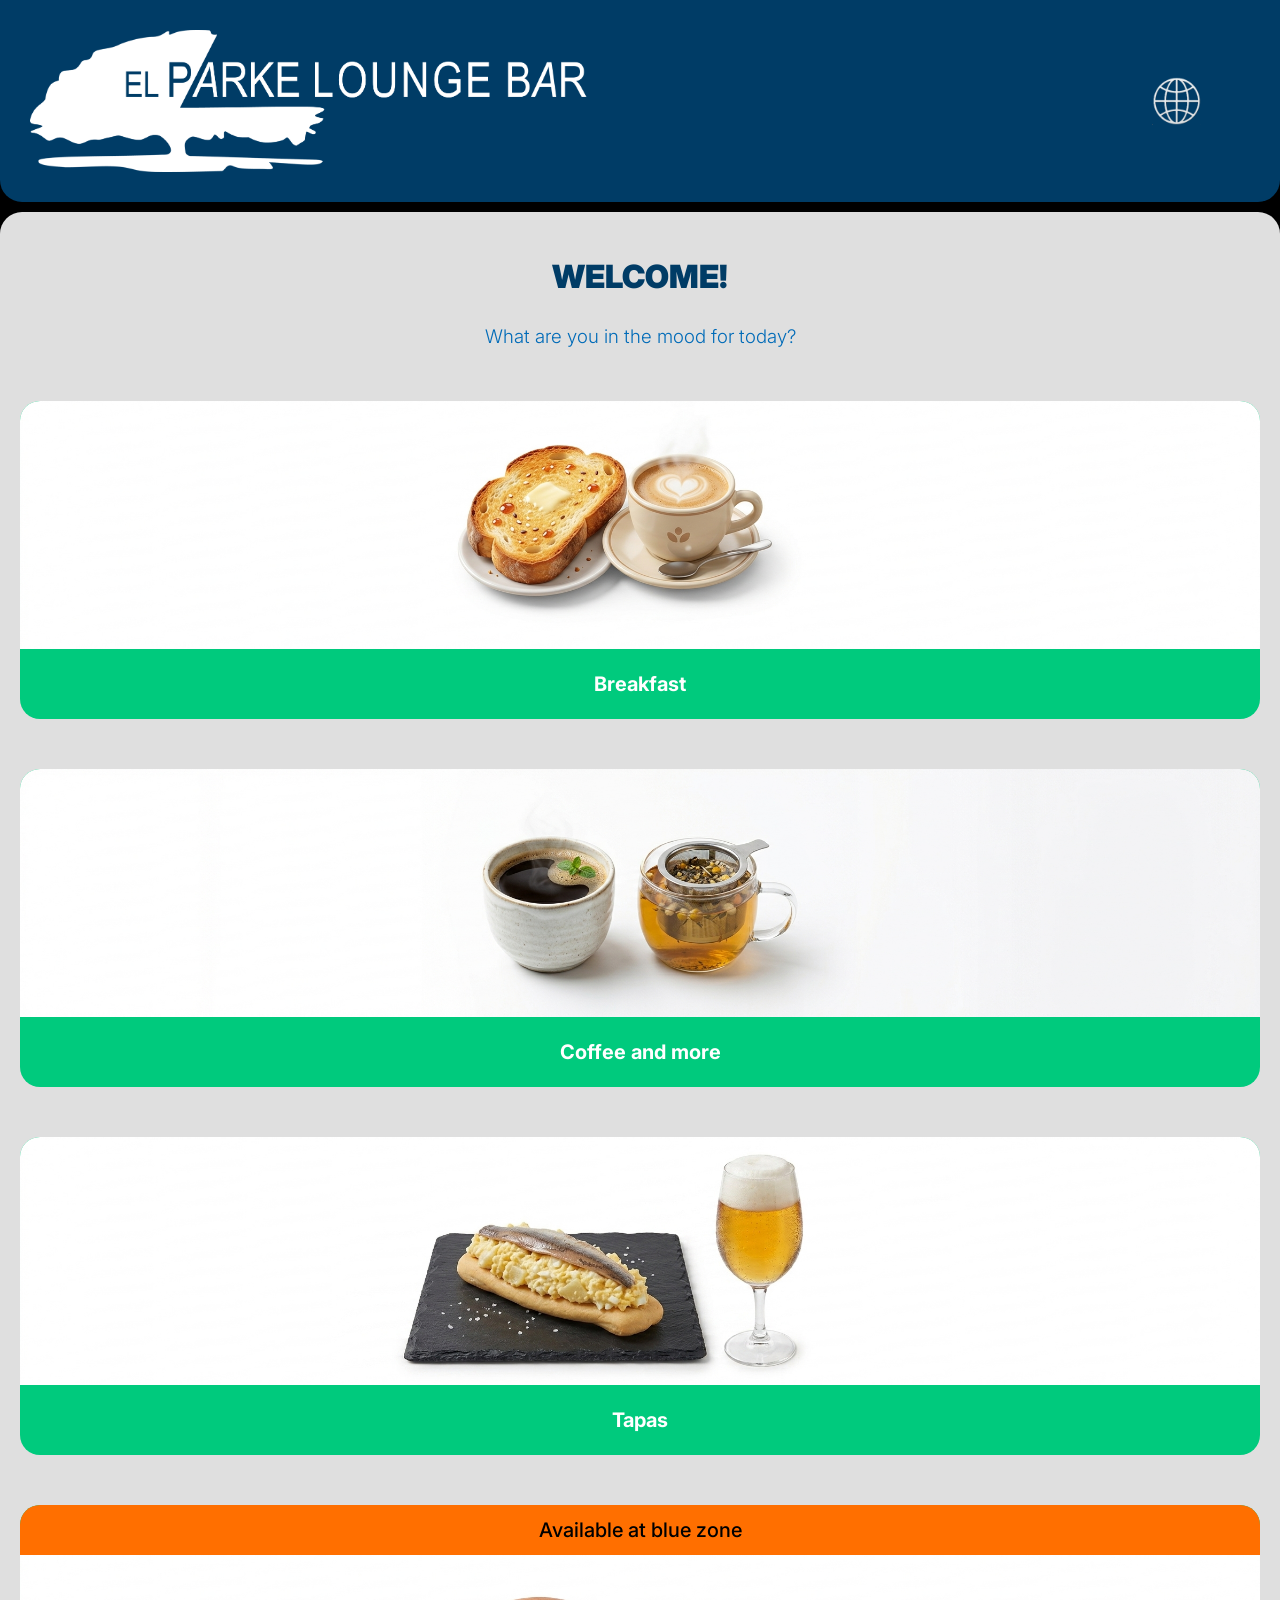
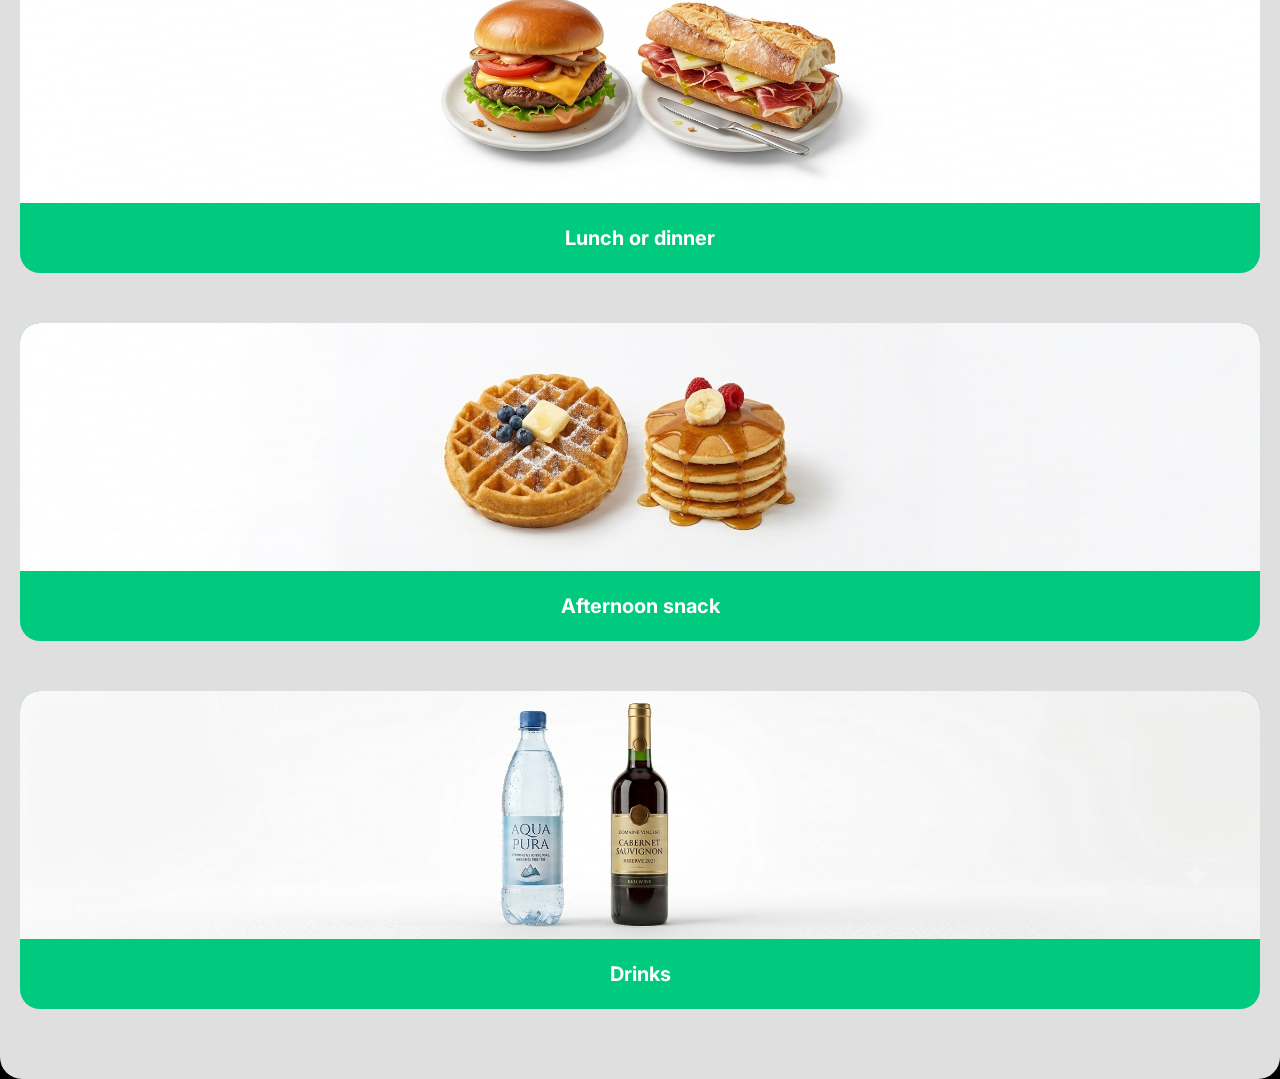
<file: index.html>
<!DOCTYPE html>
<html lang="es">
<head>
    <meta charset="UTF-8">
    <meta name="viewport" content="width=device-width, initial-scale=1.0">
    <meta name="theme-color" content="#003C66" media="(prefers-color-scheme: light)">
    <meta name="theme-color" content="#003C66" media="(prefers-color-scheme: dark)">
    <title>El Parke Lounge Bar</title>
    <meta name="description" content="Carta de El Parke Lounge Bar: desayunos, comidas, tapeo, dulces, bebidas y cafés.">
    <link rel="stylesheet" href="estilos.css">

    <link rel="preconnect" href="https://fonts.googleapis.com">
    <link rel="preconnect" href="https://fonts.gstatic.com" crossorigin>
    <link href="https://fonts.googleapis.com/css2?family=Inter:wght@400;600;700&display=swap" rel="stylesheet">
</head>

<body>
    <!-- Toda la carta (portada y secciones) la genera carta.js a
         partir de carta.json. Qué se muestra lo dice la dirección:
         #es, #en, #es/tapeo, #en/cafeOtros… -->

<script src="carta.js"></script>
</body>
</html>
</file>
<file: estilos.css>
/* =========================================================
   El Parke Lounge Bar — hoja de estilos única
   ---------------------------------------------------------
   Reúne lo que antes estaba repartido en index.css (la portada),
   global.css (las secciones) y las hojas sueltas de cada sección
   (desayunoES.css, comidaES.css, tapeoES.css…).

   Como ahora todo vive en una sola página, hay reglas de la
   portada y de las secciones que se pisarían entre ellas (el
   tamaño del logo, el redondeo de la cabecera, los <a>, los <p>…).
   Por eso cada bloque va colgado de la clase que carta.js pone en
   el <body> según lo que esté mostrando:

       <body class="Portada">   -> pantalla de inicio
       <body class="Seccion">   -> una sección de la carta

   El aspecto es exactamente el mismo que antes; solo cambia de
   dónde cuelga cada regla.
   ========================================================= */


/* =========================================================
   1. Común a las dos vistas
   ========================================================= */

body{
    background-color: black;

    font-family: 'Inter', sans-serif;
    font-size: 16px;
    line-height: 1.5;

    padding: 0px;
    margin: 0px;

    /* La página ocupa como mínimo la pantalla entera y se organiza en
       columna: cabecera, barra de secciones y, debajo, el contenido.
       Así main puede estirarse para que el fondo claro llegue siempre
       al borde inferior, aunque haya pocos grupos.
       100dvh descuenta la barra del navegador en el móvil; la línea de
       arriba queda como respaldo para navegadores que no la entienden. */
    min-height: 100vh;
    min-height: 100dvh;

    display: flex;
    flex-direction: column;
}

header{
    background-color: #003C66;
    margin: 0px;
    padding: 30px;

    display: flex;
    justify-content: space-between;
    align-items: center;
}

/* La cabecera de la portada va redondeada por abajo; la de las
   secciones no, porque debajo lleva pegada la barra de pestañas */
body.Portada header{ border-radius: 0px 0px 22px 22px; }
body.Seccion header{ border-radius: 0px; }

body.Portada img.Logo{ max-width: 48%; height: auto; }
body.Seccion img.Logo{ max-width: 55%; height: auto; }

main{
    background-color: #dfdfdf;
    margin-top: 10px;
    border-radius: 22px;

    /* Crece hasta llenar lo que sobre de pantalla, pero nunca se encoge:
       si hay más grupos de los que caben, main conserva su altura real y
       la página se desplaza hacia abajo con normalidad. */
    flex: 1 0 auto;
}

body.Portada main{ padding: 20px 20px; }
body.Seccion main{ padding: 0px 0px 5px 0px; }

/* --------- Selector de idioma --------- */

/* El contenedor ocupa el hueco que antes ocupaba el icono suelto */
div.SelectorIdioma{
    position: relative; /* referencia para el select invisible */
    width: 8%;
    min-width: 44px; /* área táctil mínima recomendada en móvil */
}

.SelectorIdioma img.IconoIdioma{
    width: 50%;
    height: auto;
    display: block;
}

/* Select transparente encima del icono: al tocar la imagen
   se abre el menú nativo del sistema para elegir idioma */
select.MenuIdioma{
    position: absolute;
    top: 0;
    left: 0;
    width: 100%;
    height: 100%;

    opacity: 0; /* invisible pero funcional */
    border: none;
    cursor: pointer;

    -webkit-appearance: none;
    appearance: none;
}


/* =========================================================
   2. Portada  (antes index.css)
   ========================================================= */

body.Portada h1.Welcome{
    color: #003C66;
    font-weight: 900;

    text-align: center;
}

body.Portada h3.QueApetece{
    color: #006BB8;
    font-weight: 300;

    text-align: center;
}

body.Portada a{
    background-color: #00CA7D;
    border-radius: 20px;
    border: none;
    margin: 50px 0px 50px 0px;

    display: flex;
    align-items: center;
    flex-direction: column;

    text-decoration: none;
    color: inherit;
}

body.Portada img{
    border-radius: 20px 20px 0px 0px;
    max-width: 100%;
    height: auto;
}

body.Portada img.SeccionComida{
    border-radius: 0px 0px 0px 0px;
    max-width: 100%;
    height: auto;
}

body.Portada img.SeccionBebida{
    border-radius: 20px 20px 0px 0px;
    max-width: 100%;
    height: auto;
}

body.Portada p{
    color: white;
    font-weight: bold;
    font-size: 20px;
}

body.Portada p.AlertaInicio{
    background-color: #FF6F00;
    color: black;
    margin: 0px -16px;
    padding: 10px;
    width: 100%;
    box-sizing: border-box;
    border-radius: 20px 20px 0px 0px;

    font-weight: 500;
    text-align: center;
}


/* =========================================================
   3. Secciones  (antes global.css)
   ========================================================= */

body.Seccion .navbar{
    background-color: #1565c0;
    border-radius: 0px 0px 22px 22px;
    padding: 0px 0px 0px 0px;
    margin: 0px;
}

body.Seccion .menu{
    display: flex;
    margin: 0;
    padding: 0px 15px 5px 15px;
    gap: 10px;

    justify-content: space-between;
    align-items: center;
    list-style: none;

    overflow-x: auto;
    /* si algún día añades más secciones y no caben, esto permite deslizar con el dedo */
}

body.Seccion .Tab{
    position: relative;
    padding: 0.9rem 0.5rem 0.6rem;

    display: block;

    color: #cfe3f7; /* tono más apagado para las inactivas */
    text-decoration: none;
    font-size: 1rem;

    white-space: nowrap;
    transition: font-size 0.2s, color 0.2s;
}

/* La sección activa: negrita, un poco más grande y color blanco */
body.Seccion .Tab.Activo{
    color: #fff;

    font-size: 1.1rem;

    font-weight: bold;
}

/* La rayita blanca redondeada encima de la pestaña activa */
body.Seccion .Tab.Activo::before{
    content: "";
    position: absolute;
    top: 0;
    left: 50%;
    transform: translateX(-50%);
    width: 70%;
    height: 5px;
    background-color: #fff;
    border-radius: 10px;
}

body.Seccion div.PortadaSeccion{
    background-color: white;
    border-radius: 22px;
    position: relative; /* referencia para el texto */
    width: 100%;
}

body.Seccion img.ImagenPortada{
    border-radius: 22px;
    width: 100%;
    height: 120px; /* altura pensada para móvil */
    object-fit: cover; /* la imagen no se deforma */
    object-position: -8%;
    display: block;
}

/* La ilustración de Comidas se encuadra desde el borde izquierdo */
body.Seccion img.ImagenPortadaComida{
    border-radius: 22px;
    width: 100%;
    height: 120px;
    object-fit: cover;
    object-position: 0%;
    display: block;
}

body.Seccion .PortadaSeccion h1{
    position: absolute;
    left: 100px;
    transform: translate(-50%, 50%); /* centrado perfecto */
    color: #003C66;
    font-size: 1.8rem;
    text-align: center;
    width: 90%; /* que no toque los bordes en pantallas pequeñas */
}

body.Seccion hr.VacioPequeño{
    border: none;
    height: 10px;
}

/* --------- Avisos bajo la portada de la sección ---------
   Cuatro nombres para dos aspectos: barra naranja a la izquierda
   o a la derecha. Venían de las hojas sueltas de cada sección. */

body.Seccion div.AvisoIzquierda,
body.Seccion div.TipoPan{
    border-left: 3px solid #FF6F00;
    margin-top: 30px;
    margin-left: 15px;
    padding: 0px 0px 0px 15px;
    margin-bottom: 25px;
}

body.Seccion div.AvisoIzquierda h3,
body.Seccion div.TipoPan h3{
    color: #FF6F00;
}

body.Seccion div.AvisoIzquierda p,
body.Seccion div.TipoPan p{
    margin-top: -15px;
}

body.Seccion div.AvisoDerecha,
body.Seccion div.TipoLeche{
    border-right: 3px solid #FF6F00;
    margin-right: 15px;
    padding: 0px 15px 0px 0px;
}

body.Seccion .AvisoDerecha h3,
body.Seccion .TipoLeche h3{
    color: #FF6F00;

    text-align: right;
}

body.Seccion .AvisoDerecha p,
body.Seccion .TipoLeche p{
    margin-top: -15px;

    text-align: right;
}

/*MENU PLEGABLE*/

body.Seccion section{
    margin: 20px 20px 0px 20px;
    max-width: 100%;
    padding-bottom: 20px;
}

body.Seccion .Plegable{
    border-radius: 22px;
    overflow: hidden;
}

/* Barra de título: abre y cierra toda la lista */
body.Seccion .TituloPlegable{
    background-color: #00CA7D;
    color: #fff;
    font-size: 1rem;
    font-weight: 700;
    text-transform: uppercase;
    letter-spacing: 0.05em;
    padding: 5px 20px 5px 20px;
    cursor: pointer;
    list-style: none; /* quita la flecha por defecto en algunos navegadores */
    display: flex;
    justify-content: space-between;
    align-items: center;
    -webkit-tap-highlight-color: transparent;
}

/* Quita la flecha por defecto en WebKit */
body.Seccion .TituloPlegable::-webkit-details-marker{
    display: none;
}

/* Flecha propia que gira al abrir */
body.Seccion .TituloPlegable::after{
    content: "▾";
    font-size: 1.8rem;
    transition: transform 0.25s ease;
}

body.Seccion .Plegable[open] .TituloPlegable::after{
    transform: rotate(180deg);
}

body.Seccion .TituloPlegableSinNota{
    background-color: #00CA7D;
    color: #fff;
    border-radius: 22px;
    font-size: 1rem;
    font-weight: 700;
    text-transform: uppercase;
    letter-spacing: 0.05em;
    padding: 5px 20px 5px 20px;
    cursor: pointer;
    list-style: none; /* quita la flecha por defecto en algunos navegadores */
    display: flex;
    justify-content: space-between;
    align-items: center;
    -webkit-tap-highlight-color: transparent;
}

/* Quita la flecha por defecto en WebKit */
body.Seccion .TituloPlegableSinNota::-webkit-details-marker{
    display: none;
}

/* Flecha propia que gira al abrir */
body.Seccion .TituloPlegableSinNota::after{
    content: "▾";
    font-size: 1.8rem;
    transition: transform 0.25s ease;
}

body.Seccion .Plegable[open] .TituloPlegableSinNota::after{
    transform: rotate(180deg);
}

/* Nota del suplemento */
body.Seccion .Nota{
    background-color: #FF6F00;
    margin-top: 0px;
    text-align: center;
    border-radius: 0px 0px 22px 22px;
    font-size: 0.8rem;
    color: white;
    padding: 15px 0px 15px 10px;
}

body.Seccion .NotaAzul{
    background-color: #006BB8;
    margin-top: 0px;
    text-align: center;
    border-radius: 0px 0px 22px 22px;
    font-size: 0.8rem;
    color: white;
    padding: 15px 0px 15px 10px;
}

body.Seccion .Nota2{
    background-color: #006BB8 ;
    margin-top: 15px;
    text-align: center;
    border-radius: 22px;
    font-size: 0.8rem;
    color: white;
    padding: 15px 0px 15px 10px;
}

body.Seccion .Nota3{
    background-color: #FF6F00;
    margin: 0px;
    text-align: center;
    border-radius: 0px;
    font-size: 0.8rem;
    color: white;
    padding: 15px 0px 15px 10px;
}

/* --------- Lista de productos --------- */

body.Seccion .ListaPlegada{
    margin-left: -40px;
    list-style: none;
    background-color: #a14f4f00;
}

body.Seccion li.Item{
    background-color: #fff;
    padding: 18px 20px 5px 20px;
    margin-top: 5px;
    margin-bottom: 5px;
    border-radius: 22px;
}

/* Nombre a la izquierda, precio a la derecha */

body.Seccion .ItemInfo{
    border-bottom: none;
    display: flex;
    justify-content: space-between;
    align-items: baseline;
    gap: 0.75rem;
}

body.Seccion .ItemNombre{
    font-weight: 700;
    color: #003C66;
    font-size: 1rem;
}
body.Seccion .ItemPrecio{
    font-weight: 700;
    color: #FF6F00;
    font-size: 1rem;
    white-space: nowrap;
}


/* Descripción sutil bajo el nombre */
body.Seccion .ItemDescripcion{
    font-size: 0.82rem;
    color: #8a8a8a;
    margin-top: 0.2rem;
    line-height: 1.35;
}

/* --------- Pantallas más grandes (progresivo) --------- */

@media (min-width: 600px) {
    body.Seccion section{
        max-width: 560px;
        margin: 0 auto;
    }
}

body.Seccion div.Alergenos{
    background-color: white;
    padding: 20px 30px 20px 30px;
    margin: 50px 0px -5px 0px;
    border-radius: 22px;

    align-items: center;
}

body.Seccion .Alergenos h2{
    color: #FF6F00;
    margin-bottom: 30px;
    text-align: center;
}

body.Seccion .ListaAlergenos{
    display: flex;
    justify-content: center;
    flex-wrap: wrap;
    gap: 20px;
    list-style: none;

    font-size: 0.8rem;
}

body.Seccion .ListaAlergenos p{
    background-color: #ebebeb;
    border-radius: 20px;
    padding: 10px;
}

/* --------- Alérgenos por producto ---------
   PREPARADO PERO SIN USAR. Estas reglas solo entran en juego
   cuando un producto declara alérgenos en carta.json:

       "alergenos": ["gluten", "lacteos"]

   Mientras las listas estén vacías, carta.js no genera estos
   elementos y la carta se ve exactamente igual que siempre. */

body.Seccion .ItemAlergenos{
    display: flex;
    flex-wrap: wrap;
    gap: 6px;
    margin: 8px 0 0;
    padding: 0;
    list-style: none;
}

body.Seccion .ItemAlergeno{
    background-color: #ebebeb;
    color: #6b6b6b;
    border-radius: 20px;
    padding: 4px 10px;

    font-size: 0.72rem;
    line-height: 1.2;
    white-space: nowrap;
}
</file>
